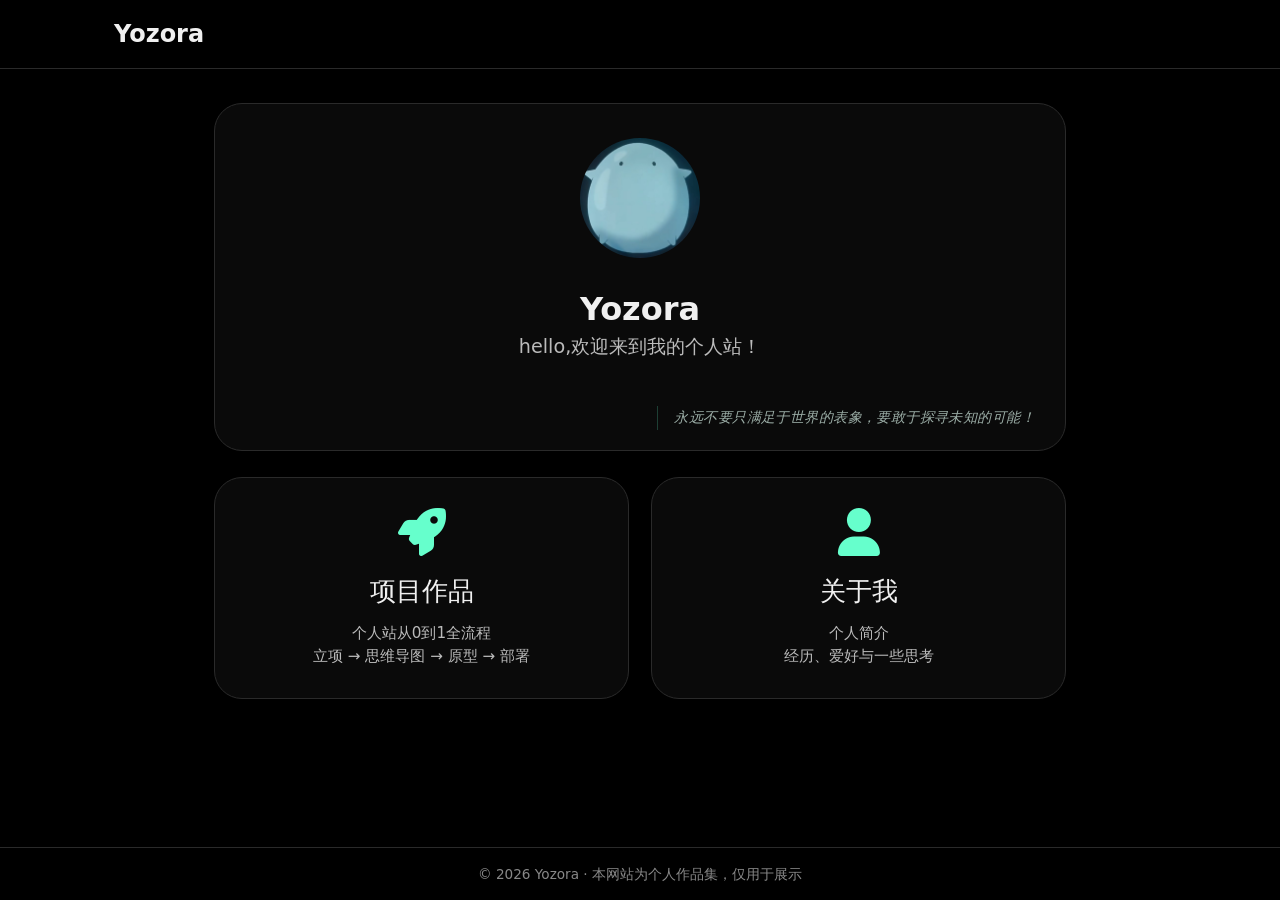
<file: index.html>
<!DOCTYPE html>
<html lang="zh-CN">
<head>
    <meta charset="UTF-8">
    <meta name="viewport" content="width=device-width, initial-scale=1.0">
    <title>Yozora · 个人站</title>
    <link rel="stylesheet" href="styles.css">
    <link rel="stylesheet" href="https://cdnjs.cloudflare.com/ajax/libs/font-awesome/6.0.0-beta3/css/all.min.css">
</head>
<body>

<nav class="navbar">
    <div class="container">
        <a href="index.html" class="logo">Yozora</a>
    </div>
</nav>

<main class="container home-main">
    <div class="card intro-card" style="text-align: center;">
        <img src="头像.png" alt="头像" style="width: 120px; height: 120px; border-radius: 50%; object-fit: cover; margin-bottom: 20px;" onerror="this.src='https://placehold.co/120x120?text=Avatar'">
        <h1>Yozora</h1>
        <p style="font-size: 1.2rem; color: #bbbbbb;">hello,欢迎来到我的个人站！</p>
        <p class="motto-signature">永远不要只满足于世界的表象，要敢于探寻未知的可能！</p>
    </div>

    <!-- 左右并排的两个卡片 -->
    <div class="feature-grid">
        <a href="project.html" class="feature-card">
            <i class="fas fa-rocket"></i>
            <h3>项目作品</h3>
            <p>个人站从0到1全流程<br>立项 → 思维导图 → 原型 → 部署</p>
        </a>
        <a href="about.html" class="feature-card">
            <i class="fas fa-user"></i>
            <h3>关于我</h3>
            <p>个人简介 <br>经历、爱好与一些思考</p>
        </a>
    </div>
</main>

<footer class="footer">
    <div class="container">
        <p>© 2026 Yozora · 本网站为个人作品集，仅用于展示</p>
    </div>
</footer>

</body>
</html>
</file>
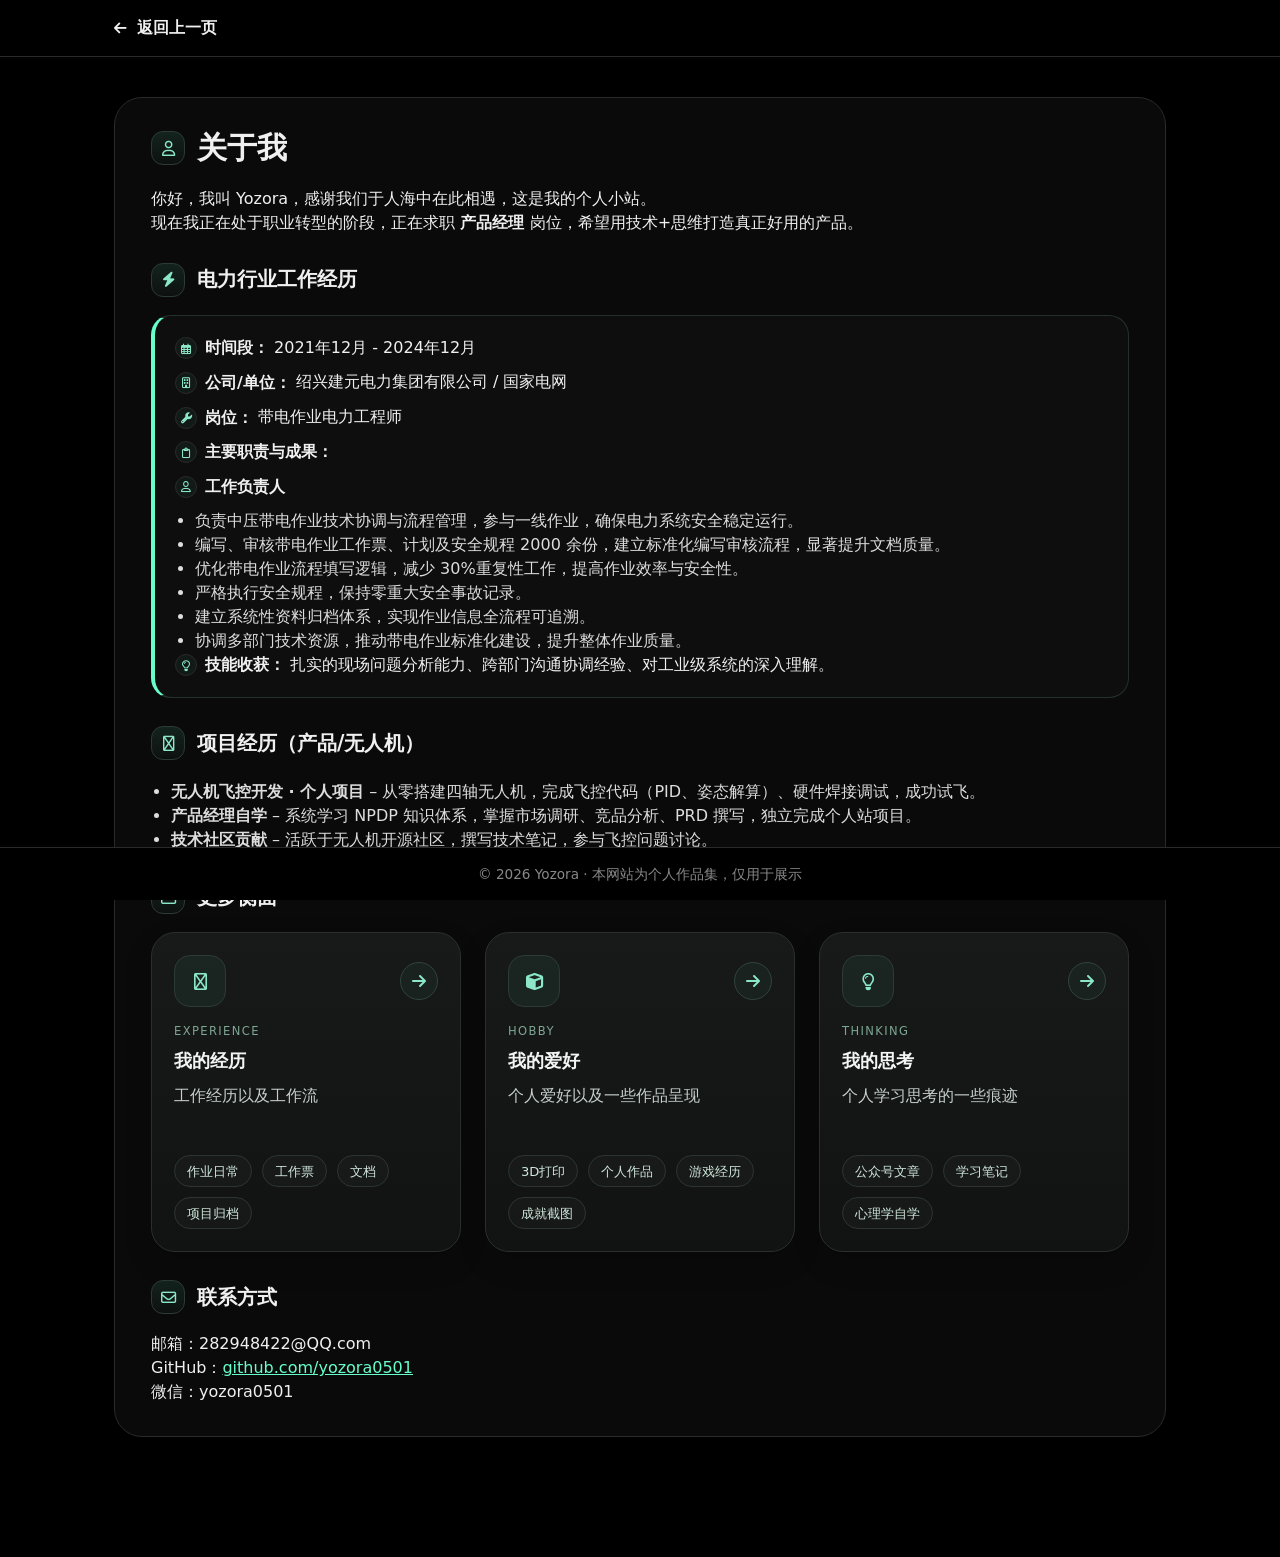
<file: about.html>
<!DOCTYPE html>
<html lang="zh-CN">
<head>
    <meta charset="UTF-8">
    <meta name="viewport" content="width=device-width, initial-scale=1.0">
    <title>关于我 · Yozora</title>
    <link rel="stylesheet" href="styles.css">
    <link rel="stylesheet" href="https://cdnjs.cloudflare.com/ajax/libs/font-awesome/6.0.0-beta3/css/all.min.css">
</head>
<body>

<nav class="navbar">
    <div class="container">
        <a href="index.html" class="logo back-link" onclick="if (window.history.length > 1) { history.back(); return false; }">
            <i class="fas fa-arrow-left"></i>
            <span>返回上一页</span>
        </a>
    </div>
</nav>

<main class="container">
    <div class="card">
        <h2 class="section-heading">
            <span class="heading-icon"><i class="far fa-user"></i></span>
            <span class="title-text">关于我</span>
        </h2>
        <p>你好，我叫 Yozora，感谢我们于人海中在此相遇，这是我的个人小站。 </p>
        <p>现在我正在处于职业转型的阶段，正在求职 <strong>产品经理 </strong> 岗位，希望用技术+思维打造真正好用的产品。</p>
        <!-- ========= 用户可修改区域：电力工作经历 ========= -->
        <h3 class="section-heading">
            <span class="heading-icon"><i class="fas fa-bolt"></i></span>
            <span class="title-text">电力行业工作经历</span>
        </h3>
        <div class="detail-card">
            <p><strong class="meta-label"><span class="mini-icon"><i class="far fa-calendar-alt"></i></span><span>时间段：</span></strong> 2021年12月 - 2024年12月</p>
            <p><strong class="meta-label"><span class="mini-icon"><i class="far fa-building"></i></span><span>公司/单位：</span></strong> 绍兴建元电力集团有限公司 / 国家电网</p>
            <p><strong class="meta-label"><span class="mini-icon"><i class="fas fa-wrench"></i></span><span>岗位：</span></strong> 带电作业电力工程师</p>
            <p><strong class="meta-label"><span class="mini-icon"><i class="far fa-clipboard"></i></span><span>主要职责与成果：</span></strong></p>
            <p><strong class="meta-label"><span class="mini-icon"><i class="far fa-user"></i></span><span>工作负责人</span></strong></p>
            <ul class="detail-list">
                <li>负责中压带电作业技术协调与流程管理，参与一线作业，确保电力系统安全稳定运行。</li>
                <li>编写、审核带电作业工作票、计划及安全规程 2000 余份，建立标准化编写审核流程，显著提升文档质量。</li>
                <li>优化带电作业流程填写逻辑，减少 30%重复性工作，提高作业效率与安全性。</li>
                <li>严格执行安全规程，保持零重大安全事故记录。</li>
                <li>建立系统性资料归档体系，实现作业信息全流程可追溯。</li>
                <li>协调多部门技术资源，推动带电作业标准化建设，提升整体作业质量。</li>
            </ul>
            <p><strong class="meta-label"><span class="mini-icon"><i class="far fa-lightbulb"></i></span><span>技能收获：</span></strong> 扎实的现场问题分析能力、跨部门沟通协调经验、对工业级系统的深入理解。</p>
        </div>

        <h3 class="section-heading">
            <span class="heading-icon"><i class="far fa-briefcase"></i></span>
            <span class="title-text">项目经历（产品/无人机）</span>
        </h3>
        <ul class="experience-list">
            <li><strong>无人机飞控开发 · 个人项目</strong> – 从零搭建四轴无人机，完成飞控代码（PID、姿态解算）、硬件焊接调试，成功试飞。</li>
            <li><strong>产品经理自学</strong> – 系统学习 NPDP 知识体系，掌握市场调研、竞品分析、PRD 撰写，独立完成个人站项目。</li>
            <li><strong>技术社区贡献</strong> – 活跃于无人机开源社区，撰写技术笔记，参与飞控问题讨论。</li>
        </ul>

        <h3 class="section-heading">
            <span class="heading-icon"><i class="far fa-window-maximize"></i></span>
            <span class="title-text">更多侧面</span>
        </h3>
    
        <div class="about-grid">
            <article class="about-card">
                <div class="about-card-head">
                    <div class="about-card-icon"><i class="far fa-briefcase"></i></div>
                    <a href="experience.html" class="about-card-action" aria-label="进入我的经历页面">
                        <i class="fas fa-arrow-right"></i>
                    </a>
                </div>
                <div class="about-card-copy">
                    <span class="about-card-label">Experience</span>
                    <h4>我的经历</h4>
                    <p>工作经历以及工作流</p>
                </div>
                <div class="about-card-tags">
                    <span class="about-card-tag">作业日常</span>
                    <span class="about-card-tag">工作票</span>
                    <span class="about-card-tag">文档</span>
                    <span class="about-card-tag">项目归档</span>
                </div>
            </article>

            <article class="about-card">
                <div class="about-card-head">
                    <div class="about-card-icon"><i class="fas fa-cube"></i></div>
                    <a href="hobbies.html" class="about-card-action" aria-label="进入我的爱好页面">
                        <i class="fas fa-arrow-right"></i>
                    </a>
                </div>
                <div class="about-card-copy">
                    <span class="about-card-label">Hobby</span>
                    <h4>我的爱好</h4>
                    <p>个人爱好以及一些作品呈现</p>
                </div>
                <div class="about-card-tags">
                    <span class="about-card-tag">3D打印</span>
                    <span class="about-card-tag">个人作品</span>
                    <span class="about-card-tag">游戏经历</span>
                    <span class="about-card-tag">成就截图</span>
                </div>
            </article>

            <article class="about-card">
                <div class="about-card-head">
                    <div class="about-card-icon"><i class="far fa-lightbulb"></i></div>
                    <a href="https://mp.weixin.qq.com/s/d-oFTlMWaodRdSkFOWkaow" target="_blank" rel="noopener noreferrer" class="about-card-action" aria-label="填写公众号链接后可跳转">
                        <i class="fas fa-arrow-right"></i>
                    </a>
                </div>
                <div class="about-card-copy">
                    <span class="about-card-label">Thinking</span>
                    <h4>我的思考</h4>
                    <p>个人学习思考的一些痕迹</p>
                </div>
                <div class="about-card-tags">
                    <span class="about-card-tag">公众号文章</span>
                    <span class="about-card-tag">学习笔记</span>
                    <span class="about-card-tag">心理学自学</span>
                </div>
            </article>
        </div>

        <h3 class="section-heading">
            <span class="heading-icon"><i class="far fa-envelope"></i></span>
            <span class="title-text">联系方式</span>
        </h3>
        <p>邮箱：282948422@QQ.com</p>
        <p>GitHub：<a href="https://github.com/yozora0501" target="_blank" rel="noopener noreferrer" style="color:#66ffcc;">github.com/yozora0501</a></p>
        <p>微信：yozora0501</p>
    </div>
</main>

<footer class="footer">
    <div class="container">
        <p>© 2026 Yozora · 本网站为个人作品集，仅用于展示</p>
    </div>
</footer>

</body>
</html>
</file>
<file: styles.css>
/* ========== 全局样式 ========== */
* {
    margin: 0;
    padding: 0;
    box-sizing: border-box;
}

body {
    background-color: #000000;
    color: #f0f0f0;
    font-family: 'Inter', system-ui, -apple-system, 'Segoe UI', Roboto, Helvetica, Arial, sans-serif;
    line-height: 1.5;
    padding-bottom: 80px;   /* 为固定页脚留出空间，避免遮挡内容 */
}

body.viewer-open {
    overflow: hidden;
}

/* 内容容器，限制最大宽度并居中 */
.container {
    max-width: 1100px;
    margin: 0 auto;
    padding: 0 24px;
}

.home-main {
    max-width: 900px;
}

/* ========== 导航栏（仅保留 Yozora 返回首页） ========== */
.navbar {
    background-color: #000000;
    border-bottom: 1px solid #2a2a2a;
    position: sticky;
    top: 0;
    z-index: 100;
}

.navbar .container {
    padding: 16px 24px;
}

/* 返回首页的 Logo */
.logo {
    font-weight: 700;
    font-size: 1.5rem;
    text-decoration: none;
    color: #f0f0f0;
    transition: color 0.2s;
}

.logo:hover {
    color: #66ffcc;
}

.back-link {
    display: inline-flex;
    align-items: center;
    gap: 10px;
    font-size: 1rem;
    font-weight: 600;
}

.back-link i {
    font-size: 0.9rem;
}

/* ========== 通用按钮样式 ========== */
.btn-primary {
    display: inline-block;
    background: #2a6f4f;
    color: white;
    border: none;
    padding: 10px 28px;
    border-radius: 40px;
    font-size: 1rem;
    font-weight: 500;
    cursor: pointer;
    transition: 0.2s;
    text-decoration: none;
}

.btn-primary:hover {
    background: #3f8c64;
}

/* ========== 卡片样式（用于所有页面） ========== */
.card {
    background: #0a0a0a;
    border-radius: 28px;
    padding: 32px 36px;
    margin: 40px 0;
    border: 1px solid #2a2a2a;
    box-shadow: 0 4px 12px rgba(0, 0, 0, 0.4);
}

.intro-card {
    position: relative;
    overflow: hidden;
    padding-bottom: 84px;
}

.motto-signature {
    position: absolute;
    right: 30px;
    bottom: 20px;
    max-width: min(72%, 560px);
    margin: 0;
    padding-left: 16px;
    border-left: 1px solid rgba(102, 255, 204, 0.22);
    color: rgba(210, 236, 226, 0.72);
    font-size: 0.88rem;
    letter-spacing: 0.03em;
    line-height: 1.7;
    text-align: right;
    font-style: italic;
}

.card h2 {
    font-size: 1.9rem;
    font-weight: 600;
    margin-bottom: 20px;
    border-left: 5px solid #66ffcc;
    padding-left: 18px;
    color: #f0f0f0;
}

.section-heading {
    display: flex;
    align-items: center;
    gap: 12px;
}

.card h2.section-heading {
    border-left: none;
    padding-left: 0;
    margin-bottom: 20px;
}

.card h3.section-heading {
    margin: 28px 0 18px;
    font-size: 1.28rem;
    font-weight: 600;
    color: #f0f0f0;
}

.heading-icon {
    width: 34px;
    height: 34px;
    border-radius: 12px;
    border: 1px solid #2d3b35;
    display: inline-flex;
    align-items: center;
    justify-content: center;
    flex-shrink: 0;
    color: #8be7c7;
    background: linear-gradient(180deg, rgba(102, 255, 204, 0.1), rgba(102, 255, 204, 0.03));
}

.heading-icon i {
    font-size: 0.95rem;
}

.title-text {
    line-height: 1.2;
}

/* ========== 首页的两个卡片（左右并排，可点击） ========== */
.feature-grid {
    display: flex;
    gap: 30px;
    flex-wrap: wrap;
    margin: 20px 0 60px;
}

.home-main .intro-card {
    margin: 34px auto 26px;
    padding: 34px 34px 88px;
}

.home-main .feature-grid {
    gap: 22px;
    margin: 0 auto 54px;
}

.home-main .feature-card {
    min-width: 0;
    padding: 30px 22px;
}

.feature-card {
    flex: 1;
    min-width: 250px;
    background: #0a0a0a;
    border: 1px solid #2a2a2a;
    border-radius: 28px;
    padding: 32px 24px;
    text-align: center;
    transition: transform 0.2s, border-color 0.2s;
    text-decoration: none;
    color: inherit;
    display: block;
}

.feature-card:hover {
    transform: translateY(-4px);
    border-color: #66ffcc;
}

.feature-card i {
    font-size: 48px;
    color: #66ffcc;
    display: block;
    margin: 0 auto 16px auto;
}

.feature-card h3 {
    font-size: 1.6rem;
    margin-bottom: 12px;
    font-weight: 500;
    color: #f0f0f0;
}

.feature-card p {
    color: #bbbbbb;
    font-size: 0.95rem;
}

/* ========== 以下为其他页面公用样式 ========== */
.image-placeholder {
    background: #1a1a1a;
    border-radius: 20px;
    padding: 20px;
    text-align: center;
    margin: 20px 0;
    border: 1px solid #2a2a2a;
}

.image-placeholder img {
    max-width: 100%;
    height: auto;
    display: block;
    margin: 0 auto;
}

.zoomable-image {
    cursor: zoom-in;
    border-radius: 14px;
    transition: transform 0.25s ease, box-shadow 0.25s ease;
}

.zoomable-image:hover {
    transform: translateY(-2px);
    box-shadow: 0 14px 30px rgba(0, 0, 0, 0.3);
}

.image-hint {
    margin-top: 14px;
    display: inline-flex;
    align-items: center;
    gap: 8px;
    padding: 8px 14px;
    border-radius: 999px;
    border: 1px solid #2c3532;
    background: rgba(255, 255, 255, 0.03);
    color: #aac8bb;
    font-size: 0.84rem;
}

.image-viewer {
    position: fixed;
    inset: 0;
    display: none;
    z-index: 1200;
}

.image-viewer.is-open {
    display: block;
}

.image-viewer-backdrop {
    position: absolute;
    inset: 0;
    background: rgba(0, 0, 0, 0.82);
    backdrop-filter: blur(6px);
}

.image-viewer-dialog {
    position: relative;
    z-index: 1;
    width: min(96vw, 1600px);
    height: min(92vh, 980px);
    margin: 4vh auto;
    border: 1px solid rgba(102, 255, 204, 0.14);
    border-radius: 28px;
    background: linear-gradient(180deg, rgba(18, 23, 22, 0.98), rgba(10, 12, 11, 0.98));
    box-shadow: 0 30px 80px rgba(0, 0, 0, 0.45);
    overflow: hidden;
    display: flex;
    flex-direction: column;
}

.image-viewer-toolbar {
    display: flex;
    align-items: center;
    justify-content: space-between;
    gap: 16px;
    padding: 18px 22px;
    border-bottom: 1px solid rgba(102, 255, 204, 0.1);
    background: rgba(255, 255, 255, 0.02);
    opacity: 0;
    transform: translateY(-8px);
    pointer-events: none;
    transition: opacity 0.2s ease, transform 0.2s ease;
}

.image-viewer-dialog:hover .image-viewer-toolbar,
.image-viewer-dialog:focus-within .image-viewer-toolbar {
    opacity: 1;
    transform: translateY(0);
    pointer-events: auto;
}

.image-viewer-title-wrap {
    min-width: 0;
}

.image-viewer-title-wrap h4 {
    font-size: 1.05rem;
    font-weight: 600;
    color: #f0f0f0;
    white-space: nowrap;
    overflow: hidden;
    text-overflow: ellipsis;
}

.image-viewer-label {
    display: inline-block;
    margin-bottom: 4px;
    font-size: 0.72rem;
    letter-spacing: 0.12em;
    text-transform: uppercase;
    color: #7ea694;
}

.image-viewer-actions {
    display: flex;
    align-items: center;
    gap: 10px;
    flex-wrap: wrap;
    justify-content: flex-end;
}

.viewer-btn {
    border: 1px solid #32443c;
    background: rgba(255, 255, 255, 0.03);
    color: #e9fff7;
    border-radius: 999px;
    min-height: 38px;
    padding: 0 14px;
    display: inline-flex;
    align-items: center;
    justify-content: center;
    cursor: pointer;
    text-decoration: none;
    transition: background 0.2s ease, border-color 0.2s ease, transform 0.2s ease;
}

.viewer-btn:hover {
    background: rgba(102, 255, 204, 0.08);
    border-color: #4d6d61;
    transform: translateY(-1px);
}

.viewer-close {
    width: 38px;
    padding: 0;
}

.viewer-zoom {
    min-width: 62px;
    text-align: center;
    color: #9cf0d4;
    font-weight: 600;
    letter-spacing: 0.02em;
}

.image-viewer-stage {
    flex: 1;
    overflow: auto;
    padding: 24px;
}

.image-viewer-canvas {
    min-height: 100%;
    min-width: 100%;
    display: flex;
    align-items: flex-start;
    justify-content: center;
    padding: 24px;
}

.image-viewer-canvas img {
    display: block;
    max-width: min(92vw, 1400px);
    height: auto;
    transform-origin: top center;
    transition: transform 0.18s ease;
    box-shadow: 0 18px 48px rgba(0, 0, 0, 0.35);
    border-radius: 18px;
    background: #ffffff;
}

.detail-card {
    background: #0e0e0e;
    border-radius: 20px;
    padding: 20px;
    margin: 16px 0;
    border: 1px solid #23312b;
    border-left: 4px solid #66ffcc;
}

.detail-card p {
    margin-bottom: 10px;
}

.detail-card p:last-child {
    margin-bottom: 0;
}

.detail-list {
    margin-left: 20px;
    color: #dddddd;
}

.meta-label {
    display: inline-flex;
    align-items: center;
    gap: 8px;
}

.mini-icon {
    width: 22px;
    height: 22px;
    border-radius: 999px;
    border: 1px solid #2a2a2a;
    display: inline-flex;
    align-items: center;
    justify-content: center;
    color: #8be7c7;
    background: rgba(102, 255, 204, 0.05);
}

.mini-icon i {
    font-size: 0.7rem;
}

.resource-grid {
    display: grid;
    grid-template-columns: repeat(3, minmax(0, 1fr));
    gap: 24px;
    margin: 20px 0;
}

.resource-card {
    min-height: 420px;
    display: flex;
    flex-direction: column;
    gap: 18px;
    background: linear-gradient(180deg, #171a19, #111313);
    border: 1px solid #2a2f2d;
    border-radius: 24px;
    padding: 22px;
    text-align: left;
    position: relative;
    overflow: hidden;
    color: inherit;
    text-decoration: none;
    transition: transform 0.22s ease, border-color 0.22s ease, background 0.22s ease, box-shadow 0.22s ease;
}

.resource-link-card {
    cursor: pointer;
}

.resource-link-card:hover {
    transform: translateY(-4px);
    border-color: #476256;
    background: linear-gradient(180deg, #1b201e, #131615);
    box-shadow: 0 18px 34px rgba(0, 0, 0, 0.22);
}

.resource-link-card:focus-visible {
    outline: 2px solid #66ffcc;
    outline-offset: 4px;
}

.resource-icon {
    width: 52px;
    height: 52px;
    margin: 0;
    border-radius: 16px;
    border: 1px solid #2d3b35;
    color: #8be7c7;
    background: rgba(102, 255, 204, 0.05);
    display: flex;
    align-items: center;
    justify-content: center;
}

.resource-icon i {
    font-size: 1.15rem;
}

.resource-card h4 {
    margin: 0;
    font-size: 1.14rem;
    line-height: 1.3;
    color: #f2f5f4;
}

.resource-card p {
    margin: 0;
    font-size: 0.92rem;
    color: #c6cfcb;
    line-height: 1.72;
}

.resource-card-head {
    display: flex;
    align-items: center;
    justify-content: space-between;
    gap: 12px;
    min-height: 52px;
}

.resource-label {
    display: block;
    margin-bottom: 8px;
    font-size: 0.72rem;
    letter-spacing: 0.12em;
    text-transform: uppercase;
    color: #7ea694;
}

.resource-copy {
    min-height: 132px;
}

.resource-preview {
    margin-top: auto;
    border-radius: 18px;
    overflow: hidden;
    border: 1px solid #28302d;
    background:
        linear-gradient(180deg, rgba(102, 255, 204, 0.04), rgba(255, 255, 255, 0.01)),
        #101211;
    min-height: 168px;
    display: flex;
    align-items: center;
    justify-content: center;
}

.resource-preview img {
    display: block;
    width: 100%;
    height: 168px;
    object-fit: cover;
    object-position: center top;
}

.doc-badge {
    display: inline-flex;
    align-items: center;
    justify-content: center;
    min-width: 52px;
    padding: 6px 12px;
    border-radius: 999px;
    border: 1px solid rgba(102, 255, 204, 0.3);
    background: rgba(102, 255, 204, 0.08);
    color: #9cf0d4;
    font-size: 0.72rem;
    font-weight: 700;
    letter-spacing: 0.12em;
}

.resource-link-card::after {
    content: '';
    position: absolute;
    top: 18px;
    right: 18px;
    width: 88px;
    height: 88px;
    border-radius: 24px;
    border: 1px solid rgba(102, 255, 204, 0.08);
    opacity: 0.6;
    pointer-events: none;
}

.resource-preview-doc {
    padding: 18px;
}

.resource-doc-sheet {
    width: 100%;
    min-height: 132px;
    border-radius: 16px;
    padding: 18px 16px;
    border: 1px solid rgba(102, 255, 204, 0.14);
    background:
        linear-gradient(180deg, rgba(255, 255, 255, 0.06), rgba(255, 255, 255, 0.02)),
        #171d1b;
    display: flex;
    flex-direction: column;
    justify-content: flex-start;
}

.resource-doc-kicker {
    font-size: 0.68rem;
    letter-spacing: 0.12em;
    text-transform: uppercase;
    color: #7ea694;
    margin-bottom: 8px;
}

.resource-doc-sheet strong {
    font-size: 1rem;
    color: #f1f5f3;
    margin-bottom: 16px;
}

.resource-doc-line {
    height: 8px;
    width: 100%;
    border-radius: 999px;
    background: rgba(102, 255, 204, 0.12);
    margin-bottom: 10px;
}

.resource-doc-line.short {
    width: 72%;
}

.resource-link {
    color: #66ffcc;
    text-decoration: none;
    display: inline-flex;
    align-items: center;
    gap: 8px;
    margin-top: 0;
    position: relative;
    z-index: 1;
    align-self: stretch;
    justify-content: space-between;
    min-height: 46px;
    padding: 12px 14px;
    border-radius: 999px;
    border: 1px solid #30483f;
    background: rgba(102, 255, 204, 0.05);
    font-size: 0.9rem;
}

.resource-link:hover {
    color: #93ffdd;
}

.timeline {
    display: flex;
    flex-direction: column;
    gap: 16px;
    margin: 20px 0;
}

.timeline-item {
    display: flex;
    align-items: flex-start;
    gap: 20px;
    border-bottom: 1px dashed #2a2a2a;
    padding-bottom: 12px;
}

.timeline-day {
    min-width: 80px;
    font-weight: 700;
    background: #1f2a24;
    padding: 4px 12px;
    border-radius: 40px;
    text-align: center;
    color: #66ffcc;
}

.timeline-content {
    color: #dddddd;
}

.feedback-area {
    background: #0e0e0e;
    border-radius: 24px;
    padding: 24px;
    margin-top: 32px;
    border: 1px solid #2a2a2a;
}

.feedback-status {
    margin-top: 12px;
    font-size: 0.85rem;
    color: #aaaaaa;
    min-height: 24px;
}

.status-message {
    display: inline-flex;
    align-items: center;
    gap: 8px;
}

.rating-stars i {
    font-size: 28px;
    cursor: pointer;
    color: #ffaa44;
    margin-right: 6px;
    transition: transform 0.1s;
}

.rating-stars i:hover {
    transform: scale(1.1);
}

.rating-value {
    background: #1a1a1a;
    padding: 4px 12px;
    border-radius: 30px;
    font-size: 0.9rem;
    margin-left: 12px;
}

textarea {
    width: 100%;
    padding: 12px;
    border-radius: 16px;
    border: 1px solid #2a2a2a;
    background: #0a0a0a;
    color: #f0f0f0;
    font-family: inherit;
    font-size: 1rem;
    margin: 10px 0;
}

.experience-list {
    margin: 20px 0 20px 20px;
    color: #dddddd;
}

.section-intro {
    color: #bac5c1;
    margin-bottom: 18px;
}

.about-grid {
    display: grid;
    grid-template-columns: repeat(3, minmax(0, 1fr));
    gap: 24px;
    margin: 18px 0 8px;
}

.about-card {
    min-height: 320px;
    display: flex;
    flex-direction: column;
    gap: 16px;
    padding: 22px;
    border-radius: 24px;
    border: 1px solid #2a2f2d;
    background: linear-gradient(180deg, #171a19, #111313);
    color: inherit;
    position: relative;
    overflow: hidden;
    box-shadow: 0 12px 28px rgba(0, 0, 0, 0.16);
}

.about-card-head {
    display: flex;
    align-items: center;
    justify-content: space-between;
    gap: 12px;
}

.about-card-icon {
    width: 52px;
    height: 52px;
    border-radius: 16px;
    border: 1px solid #2d3b35;
    display: inline-flex;
    align-items: center;
    justify-content: center;
    color: #8be7c7;
    background: rgba(102, 255, 204, 0.05);
    flex-shrink: 0;
}

.about-card-icon i {
    font-size: 1.08rem;
}

.about-card-action {
    width: 38px;
    height: 38px;
    border-radius: 999px;
    border: 1px solid #31443b;
    background: rgba(102, 255, 204, 0.04);
    color: #8be7c7;
    display: inline-flex;
    align-items: center;
    justify-content: center;
    text-decoration: none;
    transition: transform 0.2s ease, border-color 0.2s ease, background 0.2s ease;
}

.about-card-action:hover {
    transform: translateY(-1px);
    border-color: #4b685c;
    background: rgba(102, 255, 204, 0.08);
}

.about-card-copy {
    min-height: 116px;
}

.about-card-label {
    display: block;
    margin-bottom: 8px;
    font-size: 0.72rem;
    letter-spacing: 0.12em;
    text-transform: uppercase;
    color: #7ea694;
}

.about-card h4 {
    margin: 0 0 10px;
    font-size: 1.14rem;
    line-height: 1.3;
    color: #f2f5f4;
}

.about-card p {
    margin: 0;
    color: #c6cfcb;
    line-height: 1.7;
}

.about-card-tags {
    margin-top: auto;
    display: flex;
    flex-wrap: wrap;
    gap: 10px;
}

.about-card-tag {
    display: inline-flex;
    align-items: center;
    min-height: 32px;
    padding: 0 12px;
    border-radius: 999px;
    border: 1px solid #2c3532;
    background: rgba(255, 255, 255, 0.02);
    color: #cfe6dc;
    font-size: 0.82rem;
}

.about-card-note {
    margin-top: auto;
    padding: 12px 14px;
    border-radius: 16px;
    border: 1px solid #273330;
    background: rgba(102, 255, 204, 0.04);
    color: #b9d7cb;
    font-size: 0.88rem;
    line-height: 1.6;
}

.story-grid {
    display: grid;
    grid-template-columns: repeat(2, minmax(0, 1fr));
    gap: 24px;
    margin-top: 22px;
}

.story-card {
    display: flex;
    flex-direction: column;
    gap: 18px;
    padding: 22px;
    border-radius: 24px;
    border: 1px solid #2a2f2d;
    background: linear-gradient(180deg, #171a19, #111313);
}

.story-card-wide {
    grid-column: 1 / -1;
}

.story-card-head {
    display: inline-flex;
    align-items: center;
    gap: 10px;
}

.story-card-icon {
    width: 48px;
    height: 48px;
    border-radius: 16px;
    border: 1px solid #2d3b35;
    display: inline-flex;
    align-items: center;
    justify-content: center;
    color: #8be7c7;
    background: rgba(102, 255, 204, 0.05);
}

.story-card-badge {
    display: inline-flex;
    align-items: center;
    min-height: 32px;
    padding: 0 12px;
    border-radius: 999px;
    border: 1px solid rgba(102, 255, 204, 0.26);
    background: rgba(102, 255, 204, 0.08);
    color: #9cf0d4;
    font-size: 0.72rem;
    font-weight: 700;
    letter-spacing: 0.12em;
    text-transform: uppercase;
}

.story-card-copy h3 {
    margin-bottom: 12px;
    font-size: 1.16rem;
    font-weight: 600;
    letter-spacing: 0.01em;
    color: #f2f5f4;
}

.story-card-copy p {
    margin-bottom: 16px;
    color: #c6cfcb;
    line-height: 1.75;
}

.story-list {
    margin: 0 0 0 18px;
    color: #c6cfcb;
}

.story-list li + li {
    margin-top: 8px;
}

.story-image-grid {
    display: grid;
    grid-template-columns: repeat(2, minmax(0, 1fr));
    gap: 18px;
}

.story-image-grid-wide {
    grid-template-columns: repeat(3, minmax(0, 1fr));
}

.story-image-slot {
    min-height: 198px;
    border-radius: 18px;
    border: 1px solid #2f3d38;
    background:
        linear-gradient(180deg, rgba(102, 255, 204, 0.04), rgba(255, 255, 255, 0.01)),
        #101211;
    color: #87a297;
    display: flex;
    align-items: center;
    justify-content: center;
    text-align: center;
    padding: 12px;
    font-size: 0.9rem;
    line-height: 1.5;
}

.story-image-real {
    width: 100%;
    height: 100%;
    object-fit: contain;
    border-radius: 14px;
    display: block;
    background: rgba(4, 7, 6, 0.58);
}

.experience-page {
    max-width: 1040px;
}

.experience-guide {
    margin: 22px 0 26px;
    padding: 22px;
    border-radius: 24px;
    border: 1px solid #2b3431;
    background: linear-gradient(180deg, #161b19, #101413);
}

.experience-guide-head {
    display: flex;
    align-items: center;
    gap: 12px;
    margin-bottom: 14px;
    flex-wrap: wrap;
}

.experience-guide-head h3 {
    margin: 0;
    font-size: 1.2rem;
    color: #f2f5f4;
}

.guide-grid {
    display: grid;
    grid-template-columns: 1.25fr 0.75fr;
    gap: 18px;
}

.guide-main,
.guide-side {
    border-radius: 18px;
    border: 1px solid #2a302e;
    background: rgba(255, 255, 255, 0.02);
    padding: 18px;
}

.guide-main p {
    margin-bottom: 12px;
    color: #ccd8d3;
    line-height: 1.72;
}

.guide-scene {
    border-radius: 18px;
    border: 1px solid #2a302e;
    background: rgba(255, 255, 255, 0.02);
    padding: 16px;
}

.guide-scene h4 {
    margin: 0 0 10px;
    color: #e9f5ef;
    font-size: 1rem;
}

.guide-scene-slot {
    width: 100%;
    aspect-ratio: 16 / 10;
    border-radius: 14px;
    border: 1px dashed #3b5a4e;
    background:
        linear-gradient(180deg, rgba(102, 255, 204, 0.06), rgba(255, 255, 255, 0.02)),
        #101412;
    color: #89a79a;
    font-size: 0.9rem;
    line-height: 1.65;
    display: flex;
    align-items: center;
    justify-content: center;
    text-align: center;
    padding: 14px;
}

.guide-scene-image {
    width: 100%;
    height: 100%;
    object-fit: cover;
    border-radius: 12px;
    display: block;
}

.guide-scene p {
    margin: 10px 0 0;
    color: #afc3ba;
    font-size: 0.88rem;
    line-height: 1.65;
}

.guide-side h4 {
    margin: 0 0 12px;
    color: #e9f5ef;
    font-size: 1rem;
}

.guide-tags {
    display: flex;
    flex-wrap: wrap;
    gap: 10px;
    margin-bottom: 12px;
}

.experience-board {
    margin-top: 18px;
}

.board-pair {
    display: grid;
    grid-template-columns: repeat(2, minmax(0, 1fr));
    gap: 16px;
    margin-bottom: 16px;
}

.board-block {
    border-radius: 18px;
    border: 1px solid #2a302e;
    background: rgba(255, 255, 255, 0.02);
    padding: 16px;
}

.board-block h4 {
    margin: 0 0 10px;
    color: #edf8f3;
    font-size: 1rem;
}

.board-block .story-list {
    margin-bottom: 0;
}

.board-block .story-list li {
    line-height: 1.76;
}

.process-flow {
    display: grid;
    grid-template-columns: repeat(5, minmax(0, 1fr));
    gap: 10px;
    margin: 6px 0 16px;
}

.flow-step {
    min-height: 42px;
    border-radius: 999px;
    border: 1px solid #32463d;
    background: rgba(102, 255, 204, 0.08);
    color: #b8e9d7;
    font-size: 0.86rem;
    display: flex;
    align-items: center;
    justify-content: center;
    padding: 0 10px;
    text-align: center;
}

.hobbies-page {
    max-width: 1080px;
}

.hobbies-card {
    padding-bottom: 28px;
}

.hobby-stack {
    margin-top: 18px;
    display: grid;
    gap: 20px;
}

.hobby-section {
    border-radius: 24px;
    border: 1px solid #2a2f2d;
    background: linear-gradient(180deg, #171a19, #111313);
    padding: 22px;
    display: grid;
    gap: 16px;
}

.hobby-section-featured {
    border-color: #3a5448;
    background:
        radial-gradient(circle at right top, rgba(102, 255, 204, 0.08), transparent 48%),
        linear-gradient(180deg, #191f1d, #121514);
}

.hobby-head {
    display: inline-flex;
    align-items: center;
    gap: 10px;
}

.hobby-copy h3 {
    margin: 0 0 10px;
    font-size: 1.22rem;
    color: #f2f5f4;
}

.hobby-copy p {
    margin: 0 0 12px;
    color: #c8d2ce;
    line-height: 1.72;
}

.hobby-copy .story-list {
    margin-bottom: 0;
}

.hobby-copy .story-list li {
    line-height: 1.74;
}

.hobby-placeholder {
    border-radius: 14px;
    border: 1px dashed #355045;
    background: rgba(102, 255, 204, 0.04);
    color: #9cb5ab;
    padding: 12px 14px;
    margin-bottom: 0;
}

.hobby-shot-grid {
    display: grid;
    gap: 14px;
}

.hobby-shot-grid-4 {
    grid-template-columns: repeat(4, minmax(0, 1fr));
}

.hobby-shot-grid-3 {
    grid-template-columns: repeat(3, minmax(0, 1fr));
}

.hobby-shot-slot {
    min-height: 220px;
    border-radius: 16px;
    border: 1px solid #355045;
    background:
        linear-gradient(180deg, rgba(102, 255, 204, 0.05), rgba(255, 255, 255, 0.01)),
        #101312;
    display: flex;
    flex-direction: column;
    margin: 0;
    overflow: hidden;
}

.hobby-shot-image {
    width: 100%;
    height: 174px;
    object-fit: cover;
    display: block;
    background: #0a0d0c;
}

.hobby-shot-slot figcaption {
    min-height: 46px;
    display: flex;
    align-items: center;
    justify-content: center;
    text-align: center;
    padding: 10px 12px;
    color: #d9ebe3;
    font-size: 0.88rem;
    letter-spacing: 0.02em;
    border-top: 1px solid #2d3f38;
    background: rgba(255, 255, 255, 0.02);
}

/* ========== 固定页脚样式 ========== */
.footer {
    position: fixed;
    bottom: 0;
    left: 0;
    width: 100%;
    text-align: center;
    padding: 16px 0;
    border-top: 1px solid #2a2a2a;
    background-color: #000000;
    color: #888888;
    font-size: 0.85rem;
    z-index: 100;
}

@media (max-width: 768px) {
    .feature-grid {
        flex-direction: column;
    }
    .navbar .container {
        text-align: left;
    }
    .card {
        padding: 24px 20px;
    }
    .home-main {
        max-width: none;
    }
    .home-main .intro-card {
        margin: 24px 0 20px;
        padding: 24px 20px 96px;
    }
    .home-main .feature-grid {
        margin: 0 0 48px;
    }
    .intro-card {
        padding-bottom: 96px;
    }
    .motto-signature {
        right: 18px;
        left: 18px;
        bottom: 16px;
        max-width: none;
        padding-left: 12px;
        font-size: 0.8rem;
        line-height: 1.65;
    }
    .section-heading {
        align-items: flex-start;
    }
    .timeline-item {
        flex-direction: column;
        gap: 6px;
    }
    .resource-grid {
        grid-template-columns: 1fr;
        gap: 14px;
        margin: 16px 0 20px;
    }
    .about-grid {
        grid-template-columns: 1fr;
        gap: 14px;
    }
    .about-card {
        padding: 18px;
        border-radius: 20px;
        gap: 14px;
        min-height: auto;
    }
    .about-card-icon {
        width: 44px;
        height: 44px;
        border-radius: 14px;
    }
    .about-card-copy {
        min-height: auto;
    }
    .about-card h4 {
        font-size: 1.05rem;
    }
    .about-card p {
        font-size: 0.86rem;
        line-height: 1.58;
    }
    .about-card-note {
        font-size: 0.88rem;
    }
    .story-grid {
        grid-template-columns: 1fr;
        gap: 14px;
    }
    .story-card {
        padding: 18px;
        border-radius: 20px;
        gap: 14px;
    }
    .story-card-icon {
        width: 44px;
        height: 44px;
        border-radius: 14px;
    }
    .story-card-copy h3 {
        font-size: 1.05rem;
    }
    .story-card-copy p {
        font-size: 0.86rem;
        line-height: 1.58;
    }
    .story-image-grid,
    .story-image-grid-wide {
        grid-template-columns: 1fr;
    }
    .story-image-slot {
        min-height: 136px;
        border-radius: 16px;
        font-size: 0.86rem;
    }
    .experience-guide {
        padding: 16px;
        border-radius: 20px;
        margin: 16px 0 20px;
    }
    .experience-guide-head h3 {
        font-size: 1.06rem;
    }
    .guide-grid,
    .board-pair {
        grid-template-columns: 1fr;
        gap: 12px;
    }
    .guide-main,
    .guide-side,
    .board-block {
        padding: 14px;
        border-radius: 16px;
    }
    .guide-scene {
        padding: 14px;
        border-radius: 16px;
    }
    .guide-scene-slot {
        border-radius: 12px;
        font-size: 0.84rem;
        line-height: 1.58;
    }
    .guide-scene p {
        font-size: 0.82rem;
        line-height: 1.58;
    }
    .process-flow {
        grid-template-columns: 1fr;
        gap: 8px;
        margin: 4px 0 14px;
    }
    .flow-step {
        justify-content: flex-start;
        padding: 0 14px;
        min-height: 38px;
        font-size: 0.82rem;
    }
    .hobby-section {
        padding: 18px;
        border-radius: 20px;
        gap: 14px;
    }
    .hobby-copy h3 {
        font-size: 1.08rem;
    }
    .hobby-copy p {
        font-size: 0.86rem;
        line-height: 1.6;
    }
    .hobby-shot-grid-4,
    .hobby-shot-grid-3 {
        grid-template-columns: 1fr;
    }
    .hobby-shot-slot {
        min-height: 186px;
        border-radius: 14px;
    }
    .hobby-shot-image {
        height: 138px;
    }
    .hobby-shot-slot figcaption {
        min-height: 42px;
        font-size: 0.82rem;
        padding: 8px 10px;
    }
    .resource-card {
        min-height: auto;
        padding: 18px;
        border-radius: 20px;
        touch-action: manipulation;
        gap: 14px;
    }
    .resource-card .resource-icon {
        width: 44px;
        height: 44px;
        border-radius: 14px;
    }
    .resource-card-head {
        min-height: 44px;
    }
    .resource-copy {
        min-height: auto;
    }
    .resource-card h4 {
        font-size: 1.05rem;
    }
    .resource-card p {
        font-size: 0.86rem;
        line-height: 1.55;
    }
    .resource-preview {
        min-height: 140px;
        border-radius: 16px;
    }
    .resource-preview img {
        height: 140px;
    }
    .resource-preview-doc {
        padding: 14px;
    }
    .resource-doc-sheet {
        min-height: 110px;
        padding: 14px;
    }
    .resource-label {
        margin-bottom: 6px;
        font-size: 0.66rem;
    }
    .doc-badge {
        min-width: 48px;
        padding: 5px 10px;
        font-size: 0.68rem;
    }
    .resource-link {
        width: 100%;
        padding: 10px 12px;
        font-size: 0.88rem;
    }
    .resource-link i {
        order: 2;
    }
    .image-viewer-dialog {
        width: 100vw;
        height: 100vh;
        margin: 0;
        border-radius: 0;
    }
    .image-viewer-toolbar {
        padding: 16px;
        align-items: flex-start;
        opacity: 1;
        transform: none;
        pointer-events: auto;
    }
    .image-viewer-actions {
        width: 100%;
        justify-content: flex-start;
    }
    .image-viewer-stage {
        padding: 16px;
    }
    .image-viewer-canvas {
        padding: 12px;
        justify-content: flex-start;
    }
    .image-viewer-canvas img {
        max-width: none;
        width: max(100%, 680px);
    }
}
</file>
